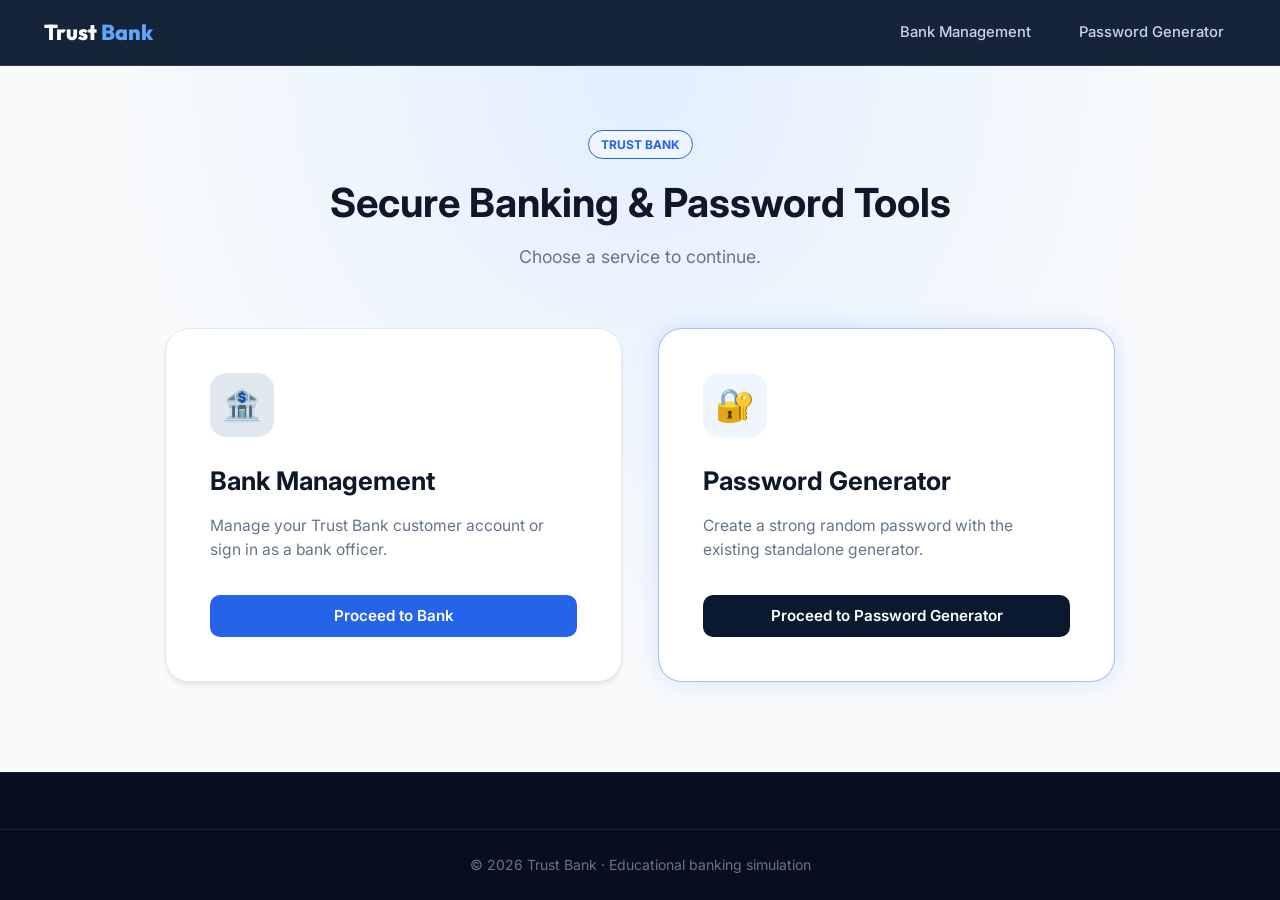
<file: bank-management-system/frontend/index.html>
<!DOCTYPE html>
<html lang="en">
<head>
    <meta charset="UTF-8">
    <meta name="viewport" content="width=device-width, initial-scale=1.0">
    <title>Trust Bank | Secure Banking & Password Tools</title>
    
    <!-- Google Fonts -->
    <link rel="preconnect" href="https://fonts.googleapis.com">
    <link rel="preconnect" href="https://fonts.gstatic.com" crossorigin>
    <link href="https://fonts.googleapis.com/css2?family=Inter:wght@300;400;500;600;700;800&family=Outfit:wght@500;600;700;800&display=swap" rel="stylesheet">
    
    <!-- CSS Stylesheet -->
    <link rel="stylesheet" href="style.css">
</head>
<body>
    <header class="navbar-header">
        <div class="nav-container">
            <a href="index.html" class="brand-logo"><span class="brand-name">Trust <span class="brand-highlight">Bank</span></span></a>
            <nav class="nav-menu" aria-label="Primary navigation">
                <a href="bank-entry.html" class="nav-link">Bank Management</a>
                <a href="password.html" class="nav-link">Password Generator</a>
            </nav>
        </div>
    </header>

    <main class="main-body home-hero feature-home">
        <div class="container">
            <div class="hero-header text-center">
                <span class="badge badge-primary-outline">TRUST BANK</span>
                <h1 class="page-title">Secure Banking &amp; Password Tools</h1>
                <p class="page-subtitle">Choose a service to continue.</p>
            </div>
            <div class="services-grid">
                <article class="service-card">
                    <div class="card-icon-header icon-navy" aria-hidden="true"><span class="large-emoji">🏦</span></div>
                    <h2 class="card-title">Bank Management</h2>
                    <p class="card-description">Manage your Trust Bank customer account or sign in as a bank officer.</p>
                    <a class="btn btn-primary btn-block" href="bank-entry.html">Proceed to Bank</a>
                </article>
                <article class="service-card card-highlight">
                    <div class="card-icon-header icon-blue" aria-hidden="true"><span class="large-emoji">🔐</span></div>
                    <h2 class="card-title">Password Generator</h2>
                    <p class="card-description">Create a strong random password with the existing standalone generator.</p>
                    <a class="btn btn-secondary btn-block" href="password.html">Proceed to Password Generator</a>
                </article>
            </div>
        </div>
    </main>
    <footer class="footer"><div class="footer-bottom text-center"><p>&copy; 2026 Trust Bank · Educational banking simulation</p></div></footer>
</body>
</html>
</file>
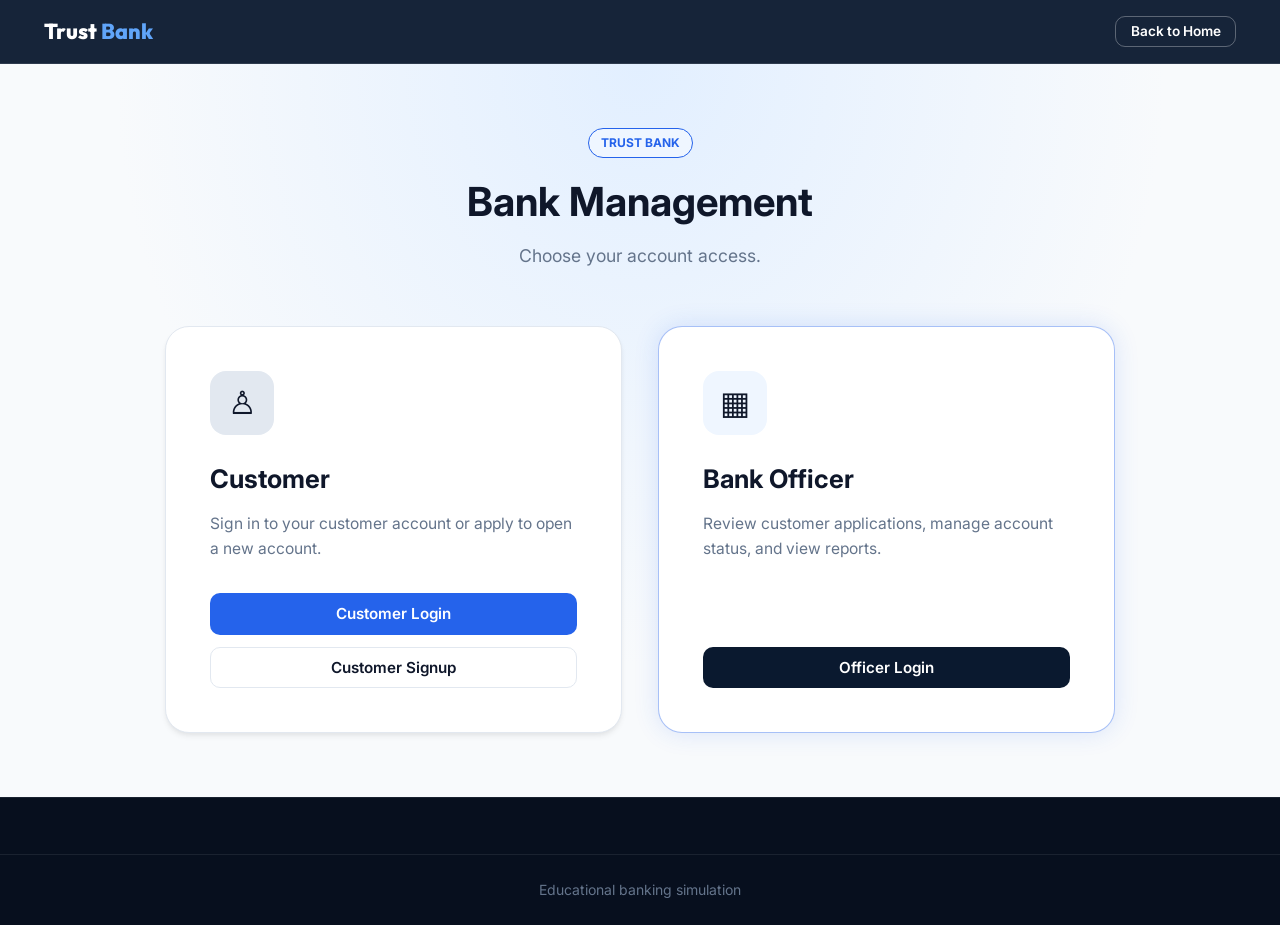
<file: bank-management-system/frontend/bank-entry.html>
<!DOCTYPE html>
<html lang="en">
<head>
    <meta charset="UTF-8">
    <meta name="viewport" content="width=device-width, initial-scale=1.0">
    <title>Trust Bank | Bank Management</title>
    <link rel="preconnect" href="https://fonts.googleapis.com">
    <link rel="preconnect" href="https://fonts.gstatic.com" crossorigin>
    <link href="https://fonts.googleapis.com/css2?family=Inter:wght@300;400;500;600;700;800&family=Outfit:wght@500;600;700;800&display=swap" rel="stylesheet">
    <link rel="stylesheet" href="style.css">
</head>
<body>
    <header class="navbar-header"><div class="nav-container">
        <a href="index.html" class="brand-logo"><span class="brand-name">Trust <span class="brand-highlight">Bank</span></span></a>
        <a href="index.html" class="btn btn-outline-light btn-sm">Back to Home</a>
    </div></header>
    <main class="main-body home-hero feature-home">
        <div class="container">
            <div class="hero-header text-center">
                <span class="badge badge-primary-outline">Trust Bank</span>
                <h1 class="page-title">Bank Management</h1>
                <p class="page-subtitle">Choose your account access.</p>
            </div>
            <div class="services-grid">
                <section class="service-card">
                    <div class="card-icon-header icon-navy" aria-hidden="true"><span class="large-emoji">♙</span></div>
                    <h2 class="card-title">Customer</h2>
                    <p class="card-description">Sign in to your customer account or apply to open a new account.</p>
                    <div class="entry-actions">
                        <a class="btn btn-primary btn-block" href="customer-auth.html">Customer Login</a>
                        <a class="btn btn-outline btn-block" href="customer-auth.html?action=signup">Customer Signup</a>
                    </div>
                </section>
                <section class="service-card card-highlight">
                    <div class="card-icon-header icon-blue" aria-hidden="true"><span class="large-emoji">▦</span></div>
                    <h2 class="card-title">Bank Officer</h2>
                    <p class="card-description">Review customer applications, manage account status, and view reports.</p>
                    <a class="btn btn-secondary btn-block" href="officer-login.html">Officer Login</a>
                </section>
            </div>
        </div>
    </main>
    <footer class="footer"><div class="footer-bottom text-center"><p>Educational banking simulation</p></div></footer>
</body>
</html>
</file>
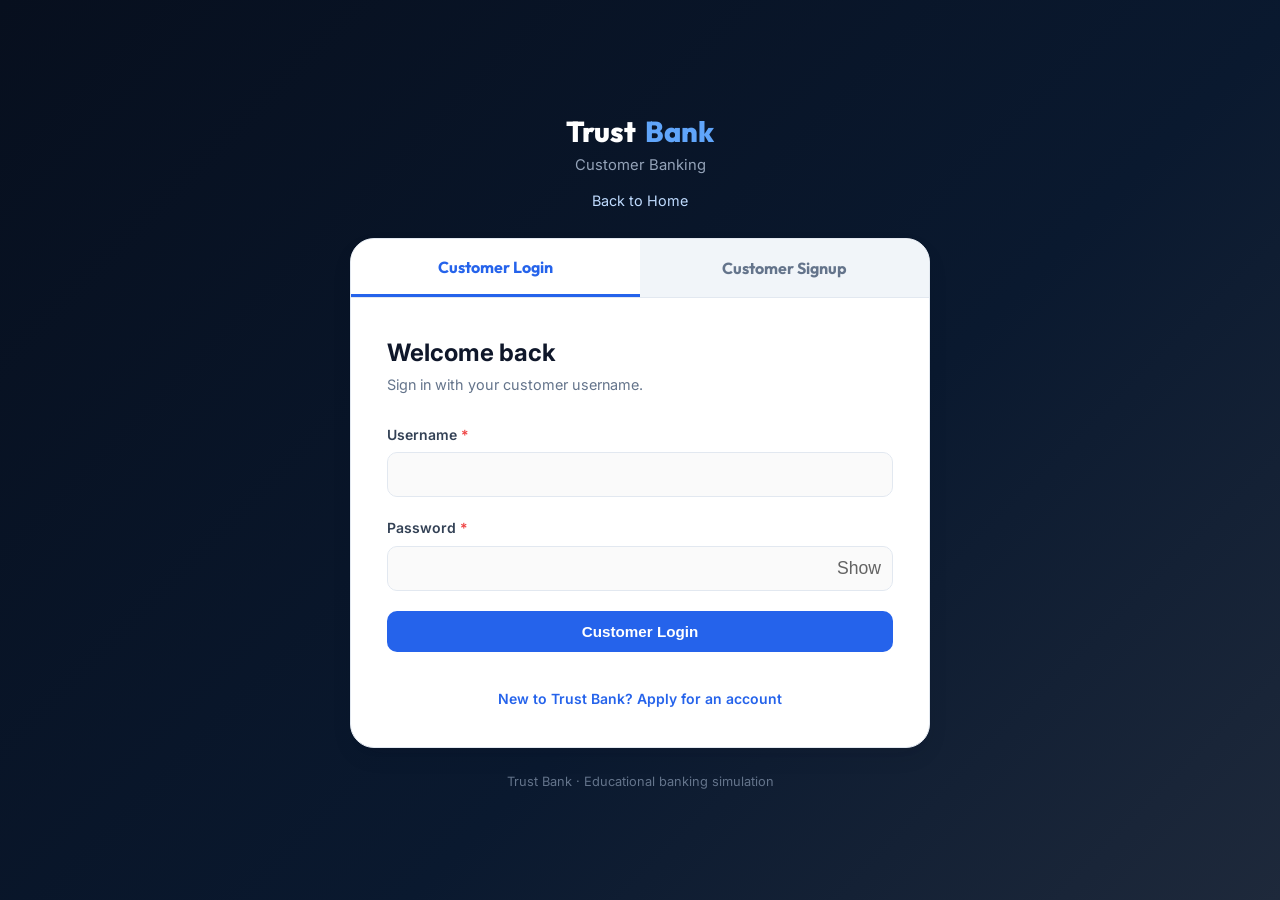
<file: bank-management-system/frontend/bank.html>
<!DOCTYPE html>
<html lang="en">
<head>
    <meta charset="UTF-8">
    <meta name="viewport" content="width=device-width, initial-scale=1.0">
    <title>Trust Bank | Customer Bank Dashboard</title>
    
    <!-- Google Fonts -->
    <link rel="preconnect" href="https://fonts.googleapis.com">
    <link rel="preconnect" href="https://fonts.gstatic.com" crossorigin>
    <link href="https://fonts.googleapis.com/css2?family=Inter:wght@300;400;500;600;700;800&family=Outfit:wght@500;600;700;800&display=swap" rel="stylesheet">
    
    <!-- CSS Stylesheet -->
    <link rel="stylesheet" href="style.css">
</head>
<body>

    <!-- Dynamic Toast Notification Container -->
    <div id="toast-container" class="toast-container" aria-live="polite"></div>

    <!-- Protected Navbar Header -->
    <header class="navbar-header">
        <div class="nav-container">
            <a href="index.html" class="brand-logo">
                <svg class="brand-icon" viewBox="0 0 24 24" fill="none" stroke="currentColor" stroke-width="2.2">
                    <path d="M12 22s8-4 8-10V5l-8-3-8 3v7c0 6 8 10 8 10z"></path>
                    <path d="m9 12 2 2 4-4"></path>
                </svg>
                <span class="brand-name">Trust <span class="brand-highlight">Bank</span></span>
            </a>

            <nav class="nav-menu">
                <a href="index.html" class="nav-link">Home</a>
                <a href="bank-entry.html" class="nav-link active">Bank Management</a>
                <a href="password.html" class="nav-link">Password Generator</a>
            </nav>

            <div class="nav-actions">
                <span class="user-greeting" id="nav-user-greeting">Welcome, Customer</span>
                <button class="btn btn-danger btn-sm" onclick="handleLogout()">Logout</button>
            </div>
        </div>
    </header>

    <!-- Main Content -->
    <main class="main-body">
        <div class="container section-padding">
            
            <!-- Dashboard Top Welcome Banner -->
            <div class="dashboard-banner">
                <div class="welcome-text">
                    <h1 id="dash-welcome">Welcome, Customer Name</h1>
                    <p>Trust Bank Customer Dashboard · Status: <span class="account-status-badge" id="dash-status">Loading</span></p>
                </div>
                <div class="dash-quick-buttons">
                    <a href="index.html" class="btn btn-outline-light btn-sm">Back to Home</a>
                    <button class="btn btn-danger-light btn-sm" onclick="handleLogout()">Logout</button>
                </div>
            </div>

            <div id="account-status-notice" class="status-notice hidden" role="status"></div>

            <!-- Account Details Grid -->
            <div class="dashboard-grid">
                <!-- Account Information Card -->
                <div class="dash-card card-primary">
                    <div class="dash-card-header">
                        <h3>Account Overview</h3>
                        <span class="account-type-badge" id="dash-account-type">Savings</span>
                    </div>

                    <div class="balance-display">
                        <span class="balance-label">Current Balance</span>
                        <div class="balance-amount" id="dash-balance">₹10,000.00</div>
                    </div>

                    <div class="dash-details">
                        <div class="detail-row">
                            <span class="detail-label">Account Number</span>
                            <span class="detail-value font-mono" id="dash-account-number">AC1000000000</span>
                        </div>
                        <div class="detail-row">
                            <span class="detail-label">Account Status</span>
                            <span class="detail-value" id="dash-status-detail">-</span>
                        </div>
                        <div class="detail-row">
                            <span class="detail-label">Currency</span>
                            <span class="detail-value">INR (₹) / USD ($)</span>
                        </div>
                    </div>
                </div>

                <!-- Customer Information Card -->
                <div class="dash-card">
                    <div class="dash-card-header">
                        <h3>Customer Information</h3>
                        <button class="btn btn-link btn-sm" onclick="showUpdateModal()">Edit Profile</button>
                    </div>

                    <div class="info-list">
                        <div class="info-item">
                            <span class="info-label">Full Name</span>
                            <span class="info-val" id="dash-fullname">-</span>
                        </div>
                        <div class="info-item">
                            <span class="info-label">Username</span>
                            <span class="info-val" id="dash-username">-</span>
                        </div>
                        <div class="info-item">
                            <span class="info-label">Email Address</span>
                            <span class="info-val" id="dash-email">-</span>
                        </div>
                        <div class="info-item">
                            <span class="info-label">Phone Number</span>
                            <span class="info-val" id="dash-phone">-</span>
                        </div>
                        <div class="info-item">
                            <span class="info-label">Date of Birth</span>
                            <span class="info-val" id="dash-dob">-</span>
                        </div>
                        <div class="info-item">
                            <span class="info-label">Residential Address</span>
                            <span class="info-val" id="dash-address">-</span>
                        </div>
                        <div class="info-item">
                            <span class="info-label">Member Since</span>
                            <span class="info-val" id="dash-created-at">-</span>
                        </div>
                    </div>
                </div>
            </div>

            <!-- Quick Action Toolbar -->
            <div class="quick-actions-bar">
                <h3>Account Actions</h3>
                <div class="actions-group">
                    <button class="btn btn-primary" onclick="showUpdateModal()">
                        ✏️ Update Profile
                    </button>
                    <button class="btn btn-secondary" onclick="showPasswordModal()">Change Password</button>
                    <a href="password.html" class="btn btn-secondary">
                        🔐 Password Generator
                    </a>
                    <a href="index.html" class="btn btn-outline">
                        Back to Home
                    </a>
                    <button class="btn btn-danger-outline" onclick="showDeleteConfirmationModal()">
                        🗑️ Delete Account
                    </button>
                    <button class="btn btn-danger" onclick="handleLogout()">
                        🚪 Logout
                    </button>
                </div>
            </div>

            <section class="transaction-workspace" aria-label="Banking operations">
                <article class="dash-card transaction-form-card">
                    <h3>Deposit</h3>
                    <form id="deposit-form" class="form-stack" onsubmit="submitBankTransaction(event, 'deposit')">
                        <div class="form-group"><label for="deposit-amount">Amount</label><input id="deposit-amount" type="number" min="0.01" step="0.01" required></div>
                        <div class="form-group"><label for="deposit-description">Description</label><input id="deposit-description" maxlength="500"></div>
                        <button class="btn btn-primary" type="submit">Deposit</button>
                    </form>
                </article>
                <article class="dash-card transaction-form-card">
                    <h3>Withdraw</h3>
                    <form id="withdraw-form" class="form-stack" onsubmit="submitBankTransaction(event, 'withdraw')">
                        <div class="form-group"><label for="withdraw-amount">Amount</label><input id="withdraw-amount" type="number" min="0.01" step="0.01" required></div>
                        <div class="form-group"><label for="withdraw-description">Description</label><input id="withdraw-description" maxlength="500"></div>
                        <button class="btn btn-primary" type="submit">Withdraw</button>
                    </form>
                </article>
                <article class="dash-card transaction-form-card">
                    <h3>Transfer Money</h3>
                    <form id="transfer-form" class="form-stack" onsubmit="submitBankTransaction(event, 'transfer')">
                        <div class="form-group"><label for="transfer-recipient">Recipient Account Number</label><input id="transfer-recipient" required maxlength="100"></div>
                        <div class="form-group"><label for="transfer-amount">Amount</label><input id="transfer-amount" type="number" min="0.01" step="0.01" required></div>
                        <div class="form-group"><label for="transfer-description">Description</label><input id="transfer-description" maxlength="500"></div>
                        <button class="btn btn-primary" type="submit">Transfer</button>
                    </form>
                </article>
            </section>

            <section class="dash-card transaction-history" aria-labelledby="transaction-history-title">
                <div class="dash-card-header history-heading">
                    <h3 id="transaction-history-title">Transaction History</h3>
                    <label class="history-filter">Type
                        <select id="transaction-filter" onchange="loadCustomerTransactions()">
                            <option value="">All transactions</option>
                            <option value="DEPOSIT">Deposits</option>
                            <option value="WITHDRAWAL">Withdrawals</option>
                            <option value="TRANSFER">Transfers</option>
                        </select>
                    </label>
                </div>
                <div class="table-scroll"><table class="data-table"><thead><tr><th>ID</th><th>Type</th><th>Amount</th><th>Before</th><th>After</th><th>Sender</th><th>Recipient</th><th>Description</th><th>Date</th><th>Status</th></tr></thead><tbody id="customer-transactions"><tr><td colspan="10">Loading transactions…</td></tr></tbody></table></div>
            </section>

            <!-- Update Profile Modal -->
            <div id="update-modal" class="modal-backdrop hidden">
                <div class="modal-card">
                    <div class="modal-header">
                        <h3>Update Customer Profile</h3>
                        <button class="modal-close-btn" onclick="hideUpdateModal()">&times;</button>
                    </div>
                    <p class="modal-subtitle">You can update your contact information. Account Number, Balance, Username, and Password Hash cannot be modified.</p>
                    
                    <form id="update-profile-form" onsubmit="handleProfileUpdateSubmit(event)" class="form-grid">
                        <div class="form-group span-2">
                            <label for="update-fullname">Full Name <span class="required">*</span></label>
                            <input type="text" id="update-fullname" required>
                        </div>

                        <div class="form-group">
                            <label for="update-email">Email Address <span class="required">*</span></label>
                            <input type="email" id="update-email" required>
                        </div>

                        <div class="form-group">
                            <label for="update-phone">Phone Number <span class="required">*</span></label>
                            <input type="tel" id="update-phone" required>
                        </div>

                        <div class="form-group span-2">
                            <label for="update-address">Residential Address <span class="required">*</span></label>
                            <input type="text" id="update-address" required>
                        </div>

                        <div class="form-actions span-2">
                            <button type="submit" class="btn btn-primary">Save Changes</button>
                            <button type="button" class="btn btn-secondary" onclick="hideUpdateModal()">Cancel</button>
                        </div>
                    </form>
                </div>
            </div>

            <!-- Delete Account Confirmation Modal -->
            <div id="delete-modal" class="modal-backdrop hidden">
                <div class="modal-card modal-danger-card">
                    <div class="modal-header">
                        <h3 class="text-danger">Confirm Account Deletion</h3>
                        <button class="modal-close-btn" onclick="hideDeleteConfirmationModal()">&times;</button>
                    </div>
                    <p class="modal-body-text">
                        Are you sure you want to delete your bank account?
                        <br><br>
                        <strong>This action cannot be undone.</strong> Your customer profile, balance history, and account records will be permanently removed from MySQL.
                    </p>

                    <div class="modal-actions">
                        <button class="btn btn-secondary" onclick="hideDeleteConfirmationModal()">Cancel</button>
                        <button class="btn btn-danger" onclick="confirmDeleteAccount()">Delete Account</button>
                    </div>
                </div>
            </div>

            <div id="password-modal" class="modal-backdrop hidden">
                <div class="modal-card">
                    <div class="modal-header"><h3>Change Password</h3><button class="modal-close-btn" type="button" onclick="hidePasswordModal()">&times;</button></div>
                    <form id="change-password-form" onsubmit="handlePasswordChange(event)" class="form-stack">
                        <div class="form-group"><label for="current-password">Current Password</label><input type="password" id="current-password" autocomplete="current-password" required></div>
                        <div class="form-group"><label for="new-password">New Password</label><input type="password" id="new-password" autocomplete="new-password" minlength="8" required></div>
                        <div class="form-group"><label for="confirm-new-password">Confirm New Password</label><input type="password" id="confirm-new-password" autocomplete="new-password" minlength="8" required></div>
                        <div class="form-actions"><button class="btn btn-primary" type="submit">Save Password</button><button class="btn btn-secondary" type="button" onclick="hidePasswordModal()">Cancel</button></div>
                    </form>
                </div>
            </div>

        </div>
    </main>

    <!-- Footer -->
    <footer class="footer">
        <div class="container footer-bottom text-center">
            <p>&copy; 2026 Trust Bank Management System. Java 21 + Spring Data JPA + MySQL 8.</p>
        </div>
    </footer>

    <!-- Scripts -->
    <script src="script.js"></script>
    <script src="bank.js"></script>
</body>
</html>
</file>
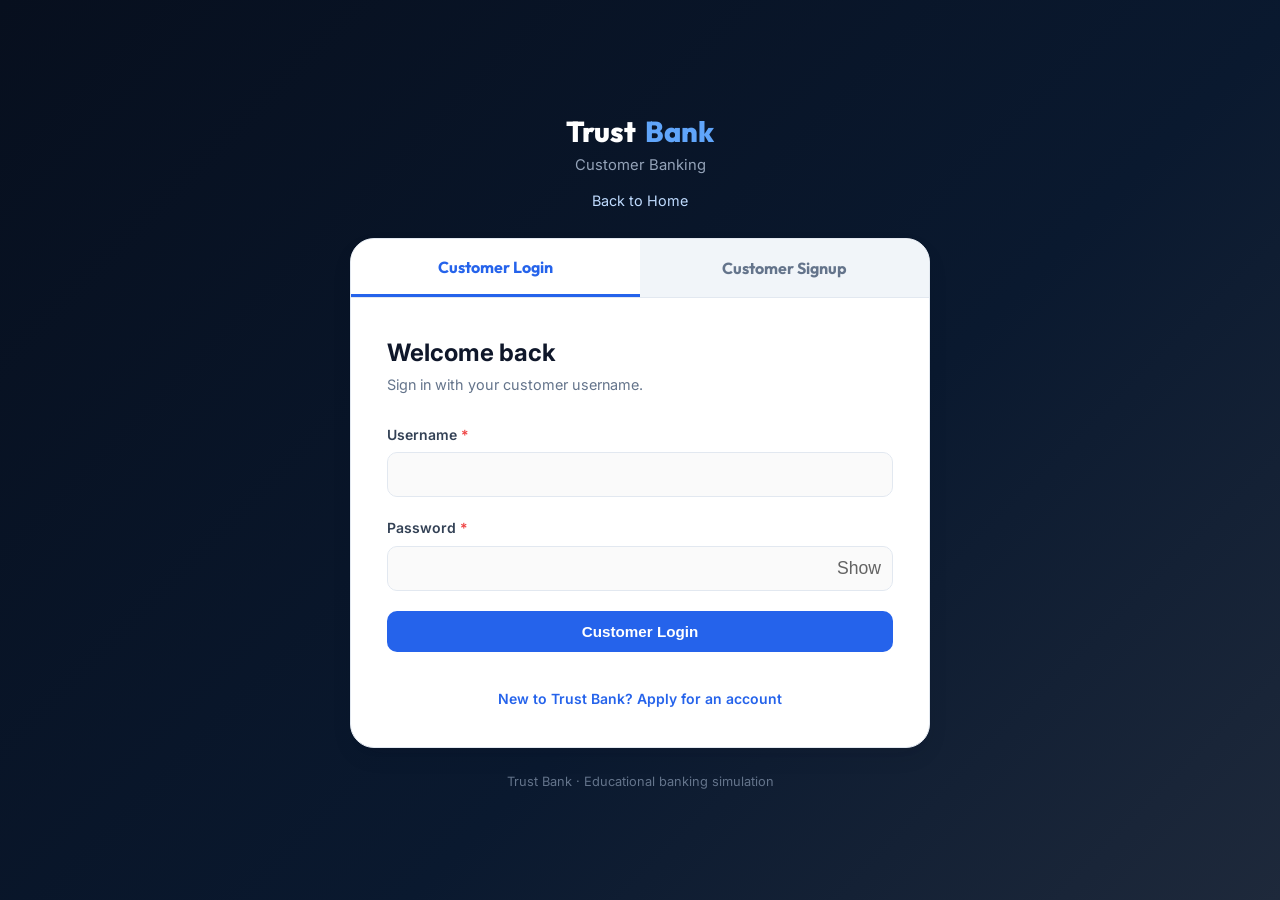
<file: bank-management-system/frontend/customer-auth.html>
<!DOCTYPE html>
<html lang="en">
<head>
    <meta charset="UTF-8">
    <meta name="viewport" content="width=device-width, initial-scale=1.0">
    <title>Trust Bank | Customer Access</title>
    <link rel="preconnect" href="https://fonts.googleapis.com">
    <link rel="preconnect" href="https://fonts.gstatic.com" crossorigin>
    <link href="https://fonts.googleapis.com/css2?family=Inter:wght@300;400;500;600;700;800&family=Outfit:wght@500;600;700;800&display=swap" rel="stylesheet">
    <link rel="stylesheet" href="style.css">
</head>
<body class="auth-page">
    <div id="toast-container" class="toast-container" aria-live="polite"></div>
    <main class="auth-container">
        <div class="auth-brand">
            <a href="index.html" class="brand-logo auth-home-link">Trust <span class="brand-highlight">Bank</span></a>
            <p>Customer Banking</p>
            <a href="index.html" class="auth-back-link">Back to Home</a>
        </div>
        <div class="auth-card">
            <div class="auth-tabs">
                <button class="tab-btn active" id="tab-login" type="button" onclick="switchAuthTab('login')">Customer Login</button>
                <button class="tab-btn" id="tab-signup" type="button" onclick="switchAuthTab('signup')">Customer Signup</button>
            </div>
            <section id="form-login-container" class="auth-form-wrapper">
                <div class="form-header"><h1>Welcome back</h1><p>Sign in with your customer username.</p></div>
                <div id="login-status-note" class="status-notice hidden" role="status"></div>
                <form id="login-form" onsubmit="handleLogin(event)" class="form-stack">
                    <div class="form-group"><label for="login-username">Username <span class="required">*</span></label><input id="login-username" name="username" autocomplete="username" required></div>
                    <div class="form-group"><label for="login-password">Password <span class="required">*</span></label><div class="input-password-wrapper"><input type="password" id="login-password" autocomplete="current-password" required><button type="button" class="btn-toggle-pass" aria-label="Show password" onclick="togglePasswordVisibility('login-password')">Show</button></div></div>
                    <button type="submit" class="btn btn-primary btn-block" id="btn-login-submit">Customer Login</button>
                    <p class="form-links"><a href="javascript:void(0)" onclick="switchAuthTab('signup')">New to Trust Bank? Apply for an account</a></p>
                </form>
            </section>
            <section id="form-signup-container" class="auth-form-wrapper hidden">
                <div class="form-header"><h2>Open a customer account</h2><p>Applications start pending and need officer approval.</p></div>
                <div id="signup-success-note" class="status-notice hidden" role="status">Your account is pending bank officer approval.</div>
                <form id="signup-form" onsubmit="handleSignup(event)" class="form-grid">
                    <div class="form-group span-2"><label for="signup-fullname">Full Name <span class="required">*</span></label><input id="signup-fullname" maxlength="255" required></div>
                    <div class="form-group"><label for="signup-email">Email <span class="required">*</span></label><input type="email" id="signup-email" autocomplete="email" required></div>
                    <div class="form-group"><label for="signup-phone">Phone Number <span class="required">*</span></label><input type="tel" id="signup-phone" autocomplete="tel" required></div>
                    <div class="form-group"><label for="signup-dob">Date of Birth <span class="required">*</span></label><input type="date" id="signup-dob" required></div>
                    <div class="form-group"><label for="signup-account-type">Account Type</label><select id="signup-account-type"><option value="Savings">Savings</option><option value="Current">Current</option></select></div>
                    <div class="form-group span-2"><label for="signup-address">Address <span class="required">*</span></label><input id="signup-address" autocomplete="street-address" required></div>
                    <div class="form-group span-2"><label for="signup-username">Username <span class="required">*</span></label><input id="signup-username" minlength="3" maxlength="30" autocomplete="username" required></div>
                    <div class="form-group"><label for="signup-password">Password <span class="required">*</span></label><div class="input-password-wrapper"><input type="password" id="signup-password" minlength="8" autocomplete="new-password" required><button type="button" class="btn-toggle-pass" aria-label="Show password" onclick="togglePasswordVisibility('signup-password')">Show</button></div></div>
                    <div class="form-group"><label for="signup-confirm-password">Confirm Password <span class="required">*</span></label><div class="input-password-wrapper"><input type="password" id="signup-confirm-password" minlength="8" autocomplete="new-password" required><button type="button" class="btn-toggle-pass" aria-label="Show password" onclick="togglePasswordVisibility('signup-confirm-password')">Show</button></div></div>
                    <div class="form-actions span-2">
                        <button type="submit" class="btn btn-primary" id="btn-signup-submit">Submit Application</button>
                        <button type="button" class="btn btn-secondary" onclick="openPasswordGenerator()">Generate Strong Password</button>
                    </div>
                    <p class="form-links span-2"><a href="javascript:void(0)" onclick="switchAuthTab('login')">Already have an account? Sign in</a></p>
                </form>
            </section>
        </div>
        <p class="auth-footer">Trust Bank · Educational banking simulation</p>
    </main>
    <script src="script.js"></script>
</body>
</html>
</file>
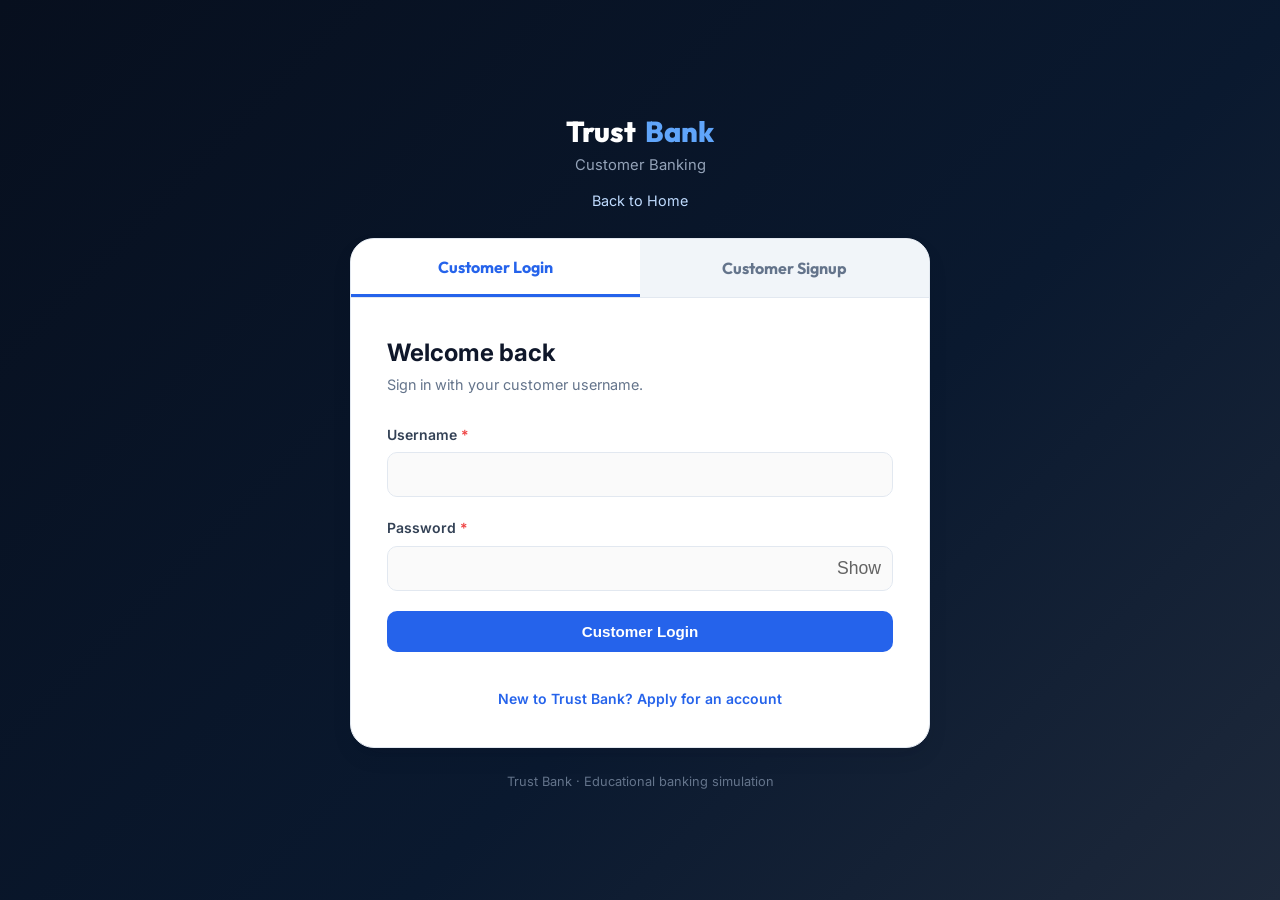
<file: bank-management-system/frontend/home.html>
<!DOCTYPE html>
<html lang="en">
<head>
    <meta charset="UTF-8">
    <meta name="viewport" content="width=device-width, initial-scale=1.0">
    <title>Trust Bank | Service Dashboard</title>
    
    <!-- Google Fonts -->
    <link rel="preconnect" href="https://fonts.googleapis.com">
    <link rel="preconnect" href="https://fonts.gstatic.com" crossorigin>
    <link href="https://fonts.googleapis.com/css2?family=Inter:wght@300;400;500;600;700;800&family=Outfit:wght@500;600;700;800&display=swap" rel="stylesheet">
    
    <!-- CSS Stylesheet -->
    <link rel="stylesheet" href="style.css">
</head>
<body>

    <!-- Dynamic Toast Notification Container -->
    <div id="toast-container" class="toast-container" aria-live="polite"></div>

    <!-- Protected Header -->
    <header class="navbar-header">
        <div class="nav-container">
            <a href="index.html" class="brand-logo">
                <svg class="brand-icon" viewBox="0 0 24 24" fill="none" stroke="currentColor" stroke-width="2.2">
                    <path d="M12 22s8-4 8-10V5l-8-3-8 3v7c0 6 8 10 8 10z"></path>
                    <path d="m9 12 2 2 4-4"></path>
                </svg>
                <span class="brand-name">Trust <span class="brand-highlight">Bank</span></span>
            </a>

            <nav class="nav-menu">
                <a href="index.html" class="nav-link active">Home</a>
                <a href="bank-entry.html" class="nav-link">Bank Management</a>
                <a href="password.html" class="nav-link">Password Generator</a>
            </nav>

            <div class="nav-actions">
                <span class="user-greeting" id="nav-user-greeting">Welcome, Customer</span>
                <button class="btn btn-danger btn-sm" onclick="handleLogout()">Logout</button>
            </div>
        </div>
    </header>

    <!-- Main Content -->
    <main class="main-body">
        <section class="home-hero">
            <div class="container">
                <div class="hero-header text-center">
                    <span class="badge badge-primary-outline">Authenticated Portal</span>
                    <h1 class="page-title">Choose a Service</h1>
                    <p class="page-subtitle">Select an enterprise module below to proceed with your session.</p>
                </div>

                <!-- Two Major Service Cards -->
                <div class="services-grid">
                    <!-- Module 1: Bank Management Card -->
                    <div class="service-card">
                        <div class="card-icon-header icon-navy">
                            <span class="large-emoji">🏦</span>
                        </div>
                        <h2 class="card-title">Bank Management</h2>
                        <p class="card-description">
                            View your account details, real-time balance, personal profile information, update contact records, or manage account deletion.
                        </p>
                        <a href="bank-entry.html" class="btn btn-primary btn-block">
                            Open Bank &rarr;
                        </a>
                    </div>

                    <!-- Module 2: Smart Password Generator Card -->
                    <div class="service-card card-highlight">
                        <div class="card-icon-header icon-blue">
                            <span class="large-emoji">🔐</span>
                        </div>
                        <h2 class="card-title">Smart Password Generator</h2>
                        <p class="card-description">
                            Generate secure, strong, cryptographically randomized passwords instantly using client-side Web Crypto API with live strength analysis.
                        </p>
                        <a href="password.html" class="btn btn-secondary btn-block">
                            Open Password Generator &rarr;
                        </a>
                    </div>
                </div>
            </div>
        </section>
    </main>

    <!-- Footer -->
    <footer class="footer">
        <div class="container footer-container">
            <div class="footer-brand">
                <a href="index.html" class="brand-logo">
                    <svg class="brand-icon" viewBox="0 0 24 24" fill="none" stroke="currentColor" stroke-width="2">
                        <path d="M12 22s8-4 8-10V5l-8-3-8 3v7c0 6 8 10 8 10z"></path>
                    </svg>
                    <span>Trust Bank</span>
                </a>
                <p>Enterprise Bank Management & Cryptographic Security Platform.</p>
            </div>

            <div class="footer-links">
                <h4>Modules</h4>
                <a href="index.html">Home</a>
                <a href="bank-entry.html">Bank Management</a>
                <a href="password.html">Password Generator</a>
            </div>
        </div>
        <div class="footer-bottom">
            <p>&copy; 2026 Trust Bank Management System. Java 21 & Spring Boot Application.</p>
        </div>
    </footer>

    <!-- Shared Script -->
    <script src="script.js"></script>
    <script>
        // Auth Guard check for protected page
        document.addEventListener('DOMContentLoaded', () => {
            const user = checkAuthGuard();
            if (user) {
                document.getElementById('nav-user-greeting').textContent = `Welcome, ${user.fullName}`;
            }
        });
    </script>
</body>
</html>
</file>
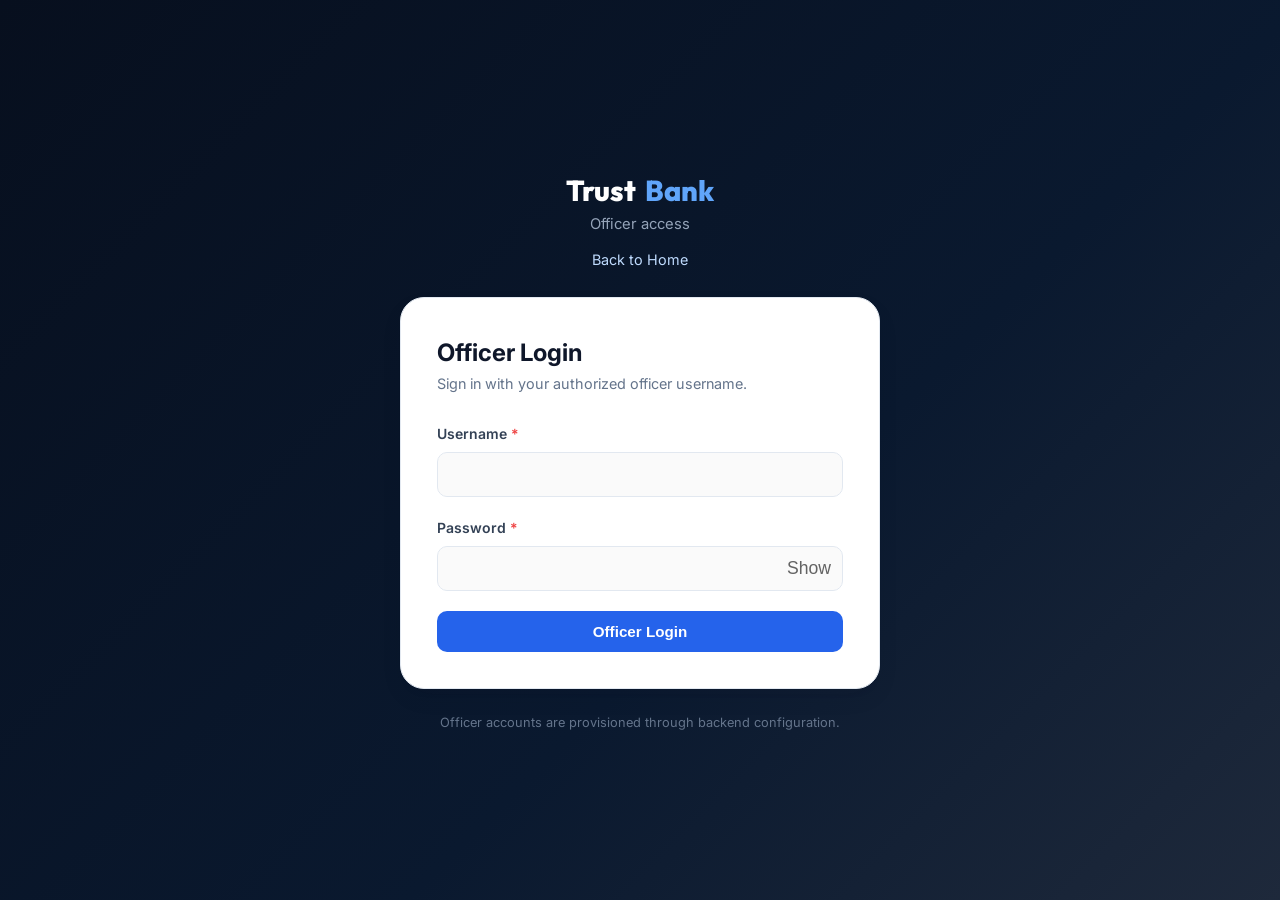
<file: bank-management-system/frontend/officer-dashboard.html>
<!DOCTYPE html>
<html lang="en">
<head>
    <meta charset="UTF-8">
    <meta name="viewport" content="width=device-width, initial-scale=1.0">
    <title>Trust Bank | Officer Dashboard</title>
    <link rel="preconnect" href="https://fonts.googleapis.com">
    <link rel="preconnect" href="https://fonts.gstatic.com" crossorigin>
    <link href="https://fonts.googleapis.com/css2?family=Inter:wght@300;400;500;600;700;800&family=Outfit:wght@500;600;700;800&display=swap" rel="stylesheet">
    <link rel="stylesheet" href="style.css">
</head>
<body>
    <div id="toast-container" class="toast-container" aria-live="polite"></div>
    <header class="navbar-header">
        <div class="nav-container">
            <a href="index.html" class="brand-logo"><span class="brand-name">Trust <span class="brand-highlight">Bank</span></span></a>
            <nav class="nav-menu" aria-label="Officer navigation">
                <button class="nav-link officer-nav-link active" data-view="dashboard" onclick="setOfficerView('dashboard')">Dashboard</button>
                <button class="nav-link officer-nav-link" data-view="customers" onclick="setOfficerView('customers')">Customers</button>
                <button class="nav-link officer-nav-link" data-view="pending" onclick="setOfficerView('pending')">Pending Accounts</button>
                <button class="nav-link officer-nav-link" data-view="transactions" onclick="setOfficerView('transactions')">Transactions</button>
                <button class="nav-link officer-nav-link" data-view="reports" onclick="setOfficerView('reports')">Reports</button>
            </nav>
            <div class="nav-actions"><span class="user-greeting" id="officer-greeting">Officer</span><button class="btn btn-danger btn-sm" onclick="handleLogout()">Logout</button></div>
        </div>
    </header>

    <main class="container officer-main">
        <div class="dashboard-banner">
            <div class="welcome-text"><h1>Trust Bank — Officer Dashboard</h1><p>Customer applications, account status, and activity</p></div>
            <a href="index.html" class="btn btn-outline-light btn-sm">Back to Home</a>
        </div>

        <section id="view-dashboard" class="officer-view">
            <div id="officer-stats" class="officer-stats"></div>
            <article class="dash-card"><div class="dash-card-header"><h2>Review Queue</h2><button class="btn btn-link" onclick="setOfficerView('pending')">View pending accounts</button></div><div class="table-scroll"><table class="data-table"><thead><tr><th>Customer</th><th>Email</th><th>Account</th><th>Created</th><th>Actions</th></tr></thead><tbody id="dashboard-pending"><tr><td colspan="5">Loading…</td></tr></tbody></table></div></article>
        </section>

        <section id="view-customers" class="officer-view hidden">
            <h2>Customers</h2>
            <div class="officer-toolbar">
                <label class="toolbar-control">Search <input id="customer-search" type="search" placeholder="Name, email, phone, account" oninput="loadOfficerCustomers()"></label>
                <label class="toolbar-control">Status <select id="customer-status-filter" onchange="loadOfficerCustomers()"><option value="">All statuses</option><option>PENDING</option><option>ACTIVE</option><option>BLOCKED</option><option>REJECTED</option></select></label>
            </div>
            <article class="dash-card"><div class="table-scroll"><table class="data-table"><thead><tr><th>ID</th><th>Full Name</th><th>Email</th><th>Phone</th><th>Account Number</th><th>Type</th><th>Status</th><th>Balance</th><th>Created</th><th>Actions</th></tr></thead><tbody id="officer-customers"><tr><td colspan="10">Loading…</td></tr></tbody></table></div></article>
        </section>

        <section id="view-pending" class="officer-view hidden">
            <h2>Pending Accounts</h2>
            <p class="page-subtitle">Review each application before enabling account activity.</p>
            <article class="dash-card"><div class="table-scroll"><table class="data-table"><thead><tr><th>ID</th><th>Full Name</th><th>Email</th><th>Phone</th><th>Account Type</th><th>Account Number</th><th>Created</th><th>Actions</th></tr></thead><tbody id="pending-customers"><tr><td colspan="8">Loading…</td></tr></tbody></table></div></article>
        </section>

        <section id="view-transactions" class="officer-view hidden">
            <h2>Transactions</h2>
            <div class="officer-toolbar">
                <label class="toolbar-control">Type <select id="transaction-type-filter" onchange="loadOfficerTransactions()"><option value="">All types</option><option value="DEPOSIT">Deposit</option><option value="WITHDRAWAL">Withdrawal</option><option value="TRANSFER">Transfer</option></select></label>
                <label class="toolbar-control">Account <input id="transaction-account-filter" type="search" placeholder="Account number" oninput="loadOfficerTransactions()"></label>
                <label class="toolbar-control">Date <input id="transaction-date-filter" type="date" onchange="loadOfficerTransactions()"></label>
            </div>
            <article class="dash-card"><div class="table-scroll"><table class="data-table"><thead><tr><th>ID</th><th>Customer</th><th>Type / Side</th><th>Amount</th><th>Sender</th><th>Recipient</th><th>Status</th><th>Date</th></tr></thead><tbody id="officer-transactions"><tr><td colspan="8">Loading…</td></tr></tbody></table></div></article>
        </section>

        <section id="view-reports" class="officer-view hidden">
            <h2>Reports</h2>
            <article class="dash-card"><div id="officer-reports" class="report-grid"></div></article>
        </section>
    </main>

    <footer class="footer"><div class="footer-bottom text-center"><p>Trust Bank · Educational banking simulation</p></div></footer>
    <script src="script.js"></script>
    <script src="officer.js"></script>
</body>
</html>
</file>
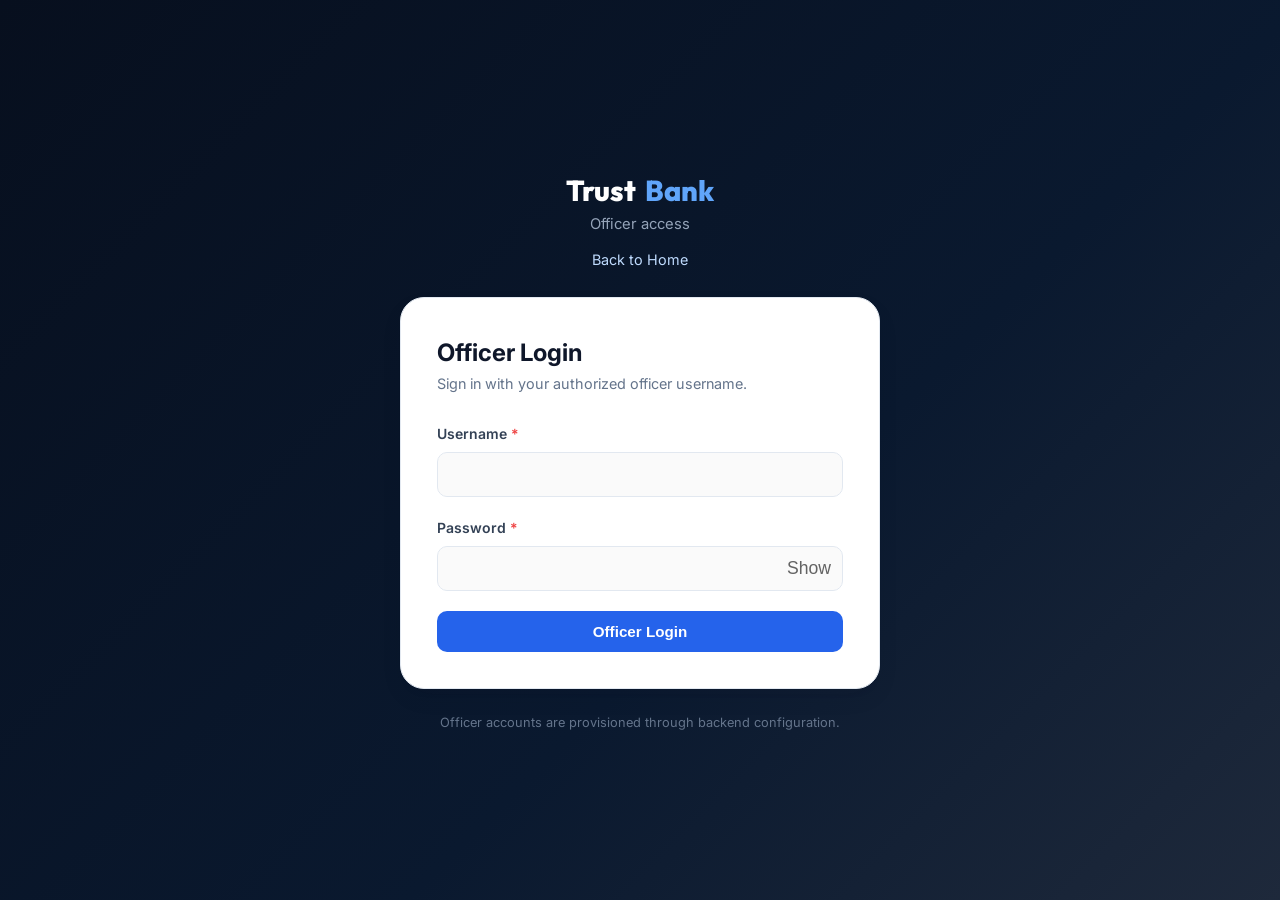
<file: bank-management-system/frontend/officer-login.html>
<!DOCTYPE html>
<html lang="en">
<head>
    <meta charset="UTF-8">
    <meta name="viewport" content="width=device-width, initial-scale=1.0">
    <title>Trust Bank | Officer Login</title>
    <link rel="preconnect" href="https://fonts.googleapis.com">
    <link rel="preconnect" href="https://fonts.gstatic.com" crossorigin>
    <link href="https://fonts.googleapis.com/css2?family=Inter:wght@300;400;500;600;700;800&family=Outfit:wght@500;600;700;800&display=swap" rel="stylesheet">
    <link rel="stylesheet" href="style.css">
</head>
<body class="auth-page">
    <div id="toast-container" class="toast-container" aria-live="polite"></div>
    <main class="auth-container officer-auth">
        <div class="auth-brand">
            <a href="index.html" class="brand-logo auth-home-link">Trust <span class="brand-highlight">Bank</span></a>
            <p>Officer access</p>
            <a href="index.html" class="auth-back-link">Back to Home</a>
        </div>
        <section class="auth-card auth-form-wrapper">
            <div class="form-header"><h1>Officer Login</h1><p>Sign in with your authorized officer username.</p></div>
            <form id="officer-login-form" onsubmit="handleOfficerLogin(event)" class="form-stack">
                <div class="form-group"><label for="officer-username">Username <span class="required">*</span></label><input id="officer-username" autocomplete="username" required></div>
                <div class="form-group"><label for="officer-password">Password <span class="required">*</span></label><div class="input-password-wrapper"><input type="password" id="officer-password" autocomplete="current-password" required><button type="button" class="btn-toggle-pass" aria-label="Show password" onclick="togglePasswordVisibility('officer-password')">Show</button></div></div>
                <button type="submit" class="btn btn-primary btn-block" id="btn-officer-login">Officer Login</button>
            </form>
        </section>
        <p class="auth-footer">Officer accounts are provisioned through backend configuration.</p>
    </main>
    <script src="script.js"></script>
</body>
</html>
</file>
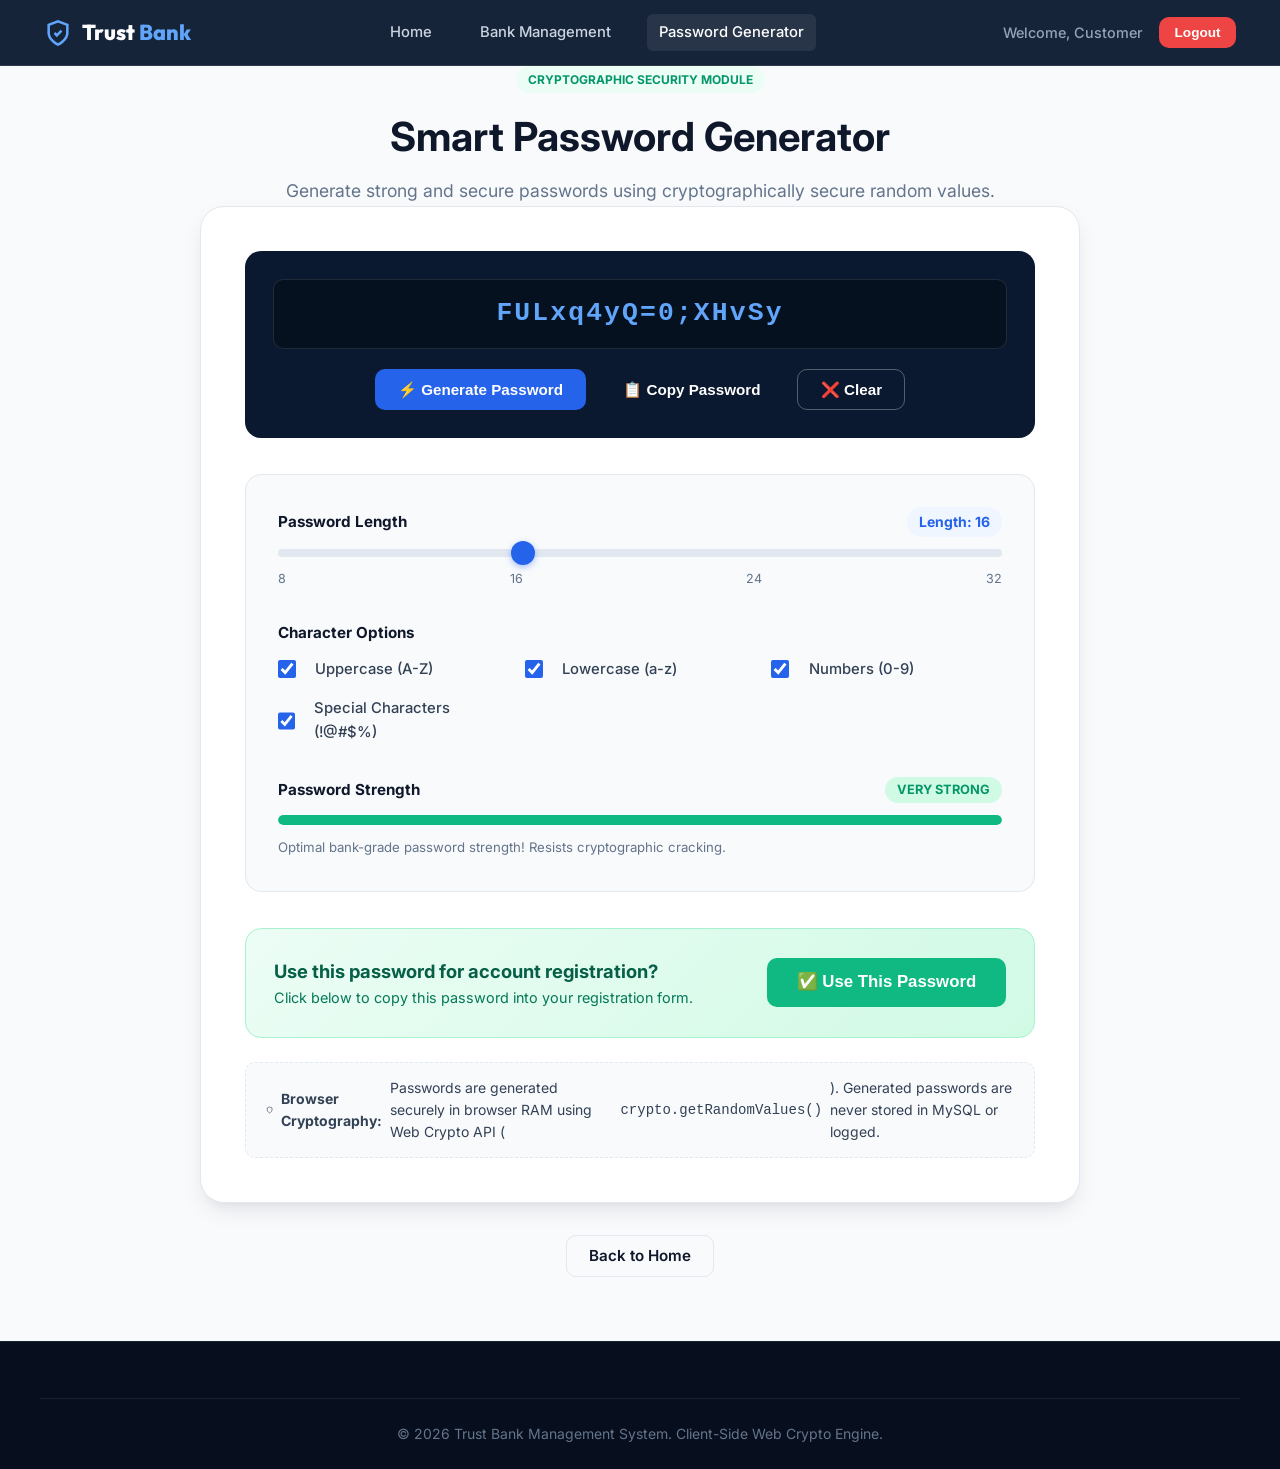
<file: bank-management-system/frontend/password.html>
<!DOCTYPE html>
<html lang="en">
<head>
    <meta charset="UTF-8">
    <meta name="viewport" content="width=device-width, initial-scale=1.0">
    <title>Trust Bank | Smart Password Generator</title>
    
    <!-- Google Fonts -->
    <link rel="preconnect" href="https://fonts.googleapis.com">
    <link rel="preconnect" href="https://fonts.gstatic.com" crossorigin>
    <link href="https://fonts.googleapis.com/css2?family=Inter:wght@300;400;500;600;700;800&family=Outfit:wght@500;600;700;800&display=swap" rel="stylesheet">
    
    <!-- CSS Stylesheet -->
    <link rel="stylesheet" href="style.css">
</head>
<body>

    <!-- Dynamic Toast Notification Container -->
    <div id="toast-container" class="toast-container" aria-live="polite"></div>

    <!-- Header Navbar -->
    <header class="navbar-header">
        <div class="nav-container">
            <a href="index.html" class="brand-logo">
                <svg class="brand-icon" viewBox="0 0 24 24" fill="none" stroke="currentColor" stroke-width="2.2">
                    <path d="M12 22s8-4 8-10V5l-8-3-8 3v7c0 6 8 10 8 10z"></path>
                    <path d="m9 12 2 2 4-4"></path>
                </svg>
                <span class="brand-name">Trust <span class="brand-highlight">Bank</span></span>
            </a>

            <nav class="nav-menu">
                <a href="index.html" class="nav-link">Home</a>
                <a href="bank-entry.html" class="nav-link">Bank Management</a>
                <a href="password.html" class="nav-link active">Password Generator</a>
            </nav>

            <div class="nav-actions">
                <span class="user-greeting" id="nav-user-greeting">Welcome, Customer</span>
                <button class="btn btn-danger btn-sm" onclick="handleLogout()">Logout</button>
            </div>
        </div>
    </header>

    <!-- Main Content -->
    <main class="main-body">
        <section class="generator-page-section">
            <div class="container">
                <div class="section-header text-center">
                    <span class="badge badge-accent">Cryptographic Security Module</span>
                    <h1 class="page-title">Smart Password Generator</h1>
                    <p class="page-subtitle">Generate strong and secure passwords using cryptographically secure random values.</p>
                </div>

                <div class="generator-card">
                    <!-- Generated Password Display Box -->
                    <div class="password-display-wrapper">
                        <div class="password-display-box" id="password-display">
                            Click "Generate Password" Below
                        </div>

                        <div class="display-actions">
                            <button class="btn btn-primary" onclick="generatePassword()">
                                ⚡ Generate Password
                            </button>
                            <button class="btn btn-secondary" onclick="copyPasswordToClipboard()">
                                📋 Copy Password
                            </button>
                            <button class="btn btn-outline-light" onclick="clearGeneratedPassword()">
                                ❌ Clear
                            </button>
                        </div>
                    </div>

                    <!-- Generator Controls -->
                    <div class="generator-controls">
                        <!-- Password Length Slider -->
                        <div class="control-group">
                            <div class="control-header">
                                <label for="pass-length-slider">Password Length</label>
                                <span class="length-badge" id="pass-length-val">Length: 16</span>
                            </div>
                            <input type="range" id="pass-length-slider" min="8" max="32" value="16" oninput="onLengthChange(this.value)">
                            <div class="range-labels">
                                <span>8</span>
                                <span>16</span>
                                <span>24</span>
                                <span>32</span>
                            </div>
                        </div>

                        <!-- Character Options -->
                        <div class="control-group">
                            <label class="control-label">Character Options</label>
                            <div class="checkbox-grid">
                                <label class="checkbox-container">
                                    <input type="checkbox" id="chk-uppercase" checked onchange="updateGeneratorOptions()">
                                    <span class="checkmark"></span>
                                    Uppercase (A-Z)
                                </label>
                                <label class="checkbox-container">
                                    <input type="checkbox" id="chk-lowercase" checked onchange="updateGeneratorOptions()">
                                    <span class="checkmark"></span>
                                    Lowercase (a-z)
                                </label>
                                <label class="checkbox-container">
                                    <input type="checkbox" id="chk-numbers" checked onchange="updateGeneratorOptions()">
                                    <span class="checkmark"></span>
                                    Numbers (0-9)
                                </label>
                                <label class="checkbox-container">
                                    <input type="checkbox" id="chk-special" checked onchange="updateGeneratorOptions()">
                                    <span class="checkmark"></span>
                                    Special Characters (!@#$%)
                                </label>
                            </div>
                        </div>

                        <!-- Password Strength Meter -->
                        <div class="control-group strength-group">
                            <div class="strength-header">
                                <span class="control-label">Password Strength</span>
                                <span class="strength-status-badge badge-weak" id="strength-badge">Medium</span>
                            </div>
                            <div class="strength-meter-bar">
                                <div class="strength-meter-fill" id="strength-meter-fill"></div>
                            </div>
                            <small class="strength-hint" id="strength-hint">Calculated based on length and character set diversity.</small>
                        </div>
                    </div>

                    <!-- Integration Action Box -->
                    <div class="use-password-cta">
                        <div class="cta-text">
                            <h4>Use this password for account registration?</h4>
                            <p>Click below to copy this password into your registration form.</p>
                        </div>
                        <button class="btn btn-success btn-lg" onclick="usePasswordForRegistration()">
                            ✅ Use This Password
                        </button>
                    </div>

                    <div class="security-guarantee font-sm">
                        <svg width="16" height="16" viewBox="0 0 24 24" fill="none" stroke="currentColor" stroke-width="2">
                            <path d="M12 22s8-4 8-10V5l-8-3-8 3v7c0 6 8 10 8 10z"></path>
                        </svg>
                        <strong>Browser Cryptography:</strong> Passwords are generated securely in browser RAM using Web Crypto API (<code>crypto.getRandomValues()</code>). Generated passwords are never stored in MySQL or logged.
                    </div>
                </div>

                <div class="text-center margin-top-lg">
                    <a href="index.html" class="btn btn-outline">Back to Home</a>
                </div>
            </div>
        </section>
    </main>

    <!-- Footer -->
    <footer class="footer">
        <div class="container footer-bottom text-center">
            <p>&copy; 2026 Trust Bank Management System. Client-Side Web Crypto Engine.</p>
        </div>
    </footer>

    <!-- Scripts -->
    <script src="script.js"></script>
    <script src="password.js"></script>
</body>
</html>
</file>
<file: bank-management-system/frontend/style.css>
/* ==========================================================================
   Trust Bank - Professional Multi-Page Architecture Stylesheet
   Colors: Navy, Dark Blue, Blue Accent, White, Light Gray
   ========================================================================== */

/* Design Tokens & CSS Variables */
:root {
    --color-navy: #0a192f;
    --color-navy-dark: #070f1e;
    --color-dark-blue: #1e293b;
    --color-slate: #334155;
    --color-blue-accent: #2563eb;
    --color-blue-hover: #1d4ed8;
    --color-blue-light: #eff6ff;
    --color-blue-glow: rgba(37, 99, 235, 0.25);
    
    --color-light-bg: #f8fafc;
    --color-card-bg: #ffffff;
    --color-border: #e2e8f0;
    --color-text-main: #0f172a;
    --color-text-muted: #64748b;
    --color-white: #ffffff;

    --color-success: #10b981;
    --color-success-bg: #ecfdf5;
    --color-warning: #f59e0b;
    --color-danger: #ef4444;
    --color-danger-bg: #fef2f2;

    --font-primary: 'Inter', -apple-system, BlinkMacSystemFont, "Segoe UI", Roboto, sans-serif;
    --font-heading: 'Outfit', 'Inter', sans-serif;

    --radius-sm: 6px;
    --radius-md: 10px;
    --radius-lg: 16px;
    --radius-xl: 24px;

    --shadow-sm: 0 1px 2px 0 rgba(0, 0, 0, 0.05);
    --shadow-md: 0 4px 6px -1px rgba(0, 0, 0, 0.07), 0 2px 4px -1px rgba(0, 0, 0, 0.04);
    --shadow-lg: 0 10px 25px -5px rgba(15, 23, 42, 0.1), 0 8px 10px -6px rgba(15, 23, 42, 0.05);
    --shadow-glow: 0 0 25px rgba(37, 99, 235, 0.15);

    --transition-fast: 0.18s ease;
    --transition-normal: 0.3s ease;
}

/* Reset & Global Base Styles */
* {
    margin: 0;
    padding: 0;
    box-sizing: border-box;
}

html {
    scroll-behavior: smooth;
    font-size: 16px;
}

body {
    font-family: var(--font-primary);
    background-color: var(--color-light-bg);
    color: var(--color-text-main);
    line-height: 1.6;
    min-height: 100vh;
    display: flex;
    flex-direction: column;
    -webkit-font-smoothing: antialiased;
}

.main-body {
    flex-grow: 1;
    padding-bottom: 4rem;
}

/* Utility Classes */
.hidden {
    display: none !important;
}

.container {
    max-width: 1200px;
    margin: 0 auto;
    padding: 0 1.5rem;
}

.font-mono {
    font-family: ui-monospace, SFMono-Regular, Menlo, Monaco, Consolas, monospace;
}

.font-sm {
    font-size: 0.875rem;
}

.text-center { text-align: center; }
.text-danger { color: var(--color-danger); }
.text-primary { color: var(--color-blue-accent); }
.margin-top-lg { margin-top: 2rem; }
.section-padding { padding-top: 2.5rem; padding-bottom: 2.5rem; }

/* Toast Notifications */
.toast-container {
    position: fixed;
    top: 1.5rem;
    right: 1.5rem;
    z-index: 9999;
    display: flex;
    flex-direction: column;
    gap: 0.75rem;
    pointer-events: none;
}

.toast {
    pointer-events: auto;
    min-width: 320px;
    max-width: 450px;
    padding: 1rem 1.25rem;
    border-radius: var(--radius-md);
    background: var(--color-white);
    box-shadow: var(--shadow-lg);
    display: flex;
    align-items: flex-start;
    gap: 0.75rem;
    border-left: 4px solid var(--color-blue-accent);
    animation: toastSlideIn 0.3s cubic-bezier(0.16, 1, 0.3, 1);
    font-size: 0.9375rem;
    color: var(--color-text-main);
}

.toast.toast-success { border-left-color: var(--color-success); }
.toast.toast-error { border-left-color: var(--color-danger); }
.toast.toast-warning { border-left-color: var(--color-warning); }

@keyframes toastSlideIn {
    from { opacity: 0; transform: translateX(100px); }
    to { opacity: 1; transform: translateX(0); }
}

/* Header & Navbar */
.navbar-header {
    position: sticky;
    top: 0;
    z-index: 1000;
    background-color: rgba(10, 25, 47, 0.95);
    backdrop-filter: blur(12px);
    border-bottom: 1px solid rgba(255, 255, 255, 0.1);
}

.nav-container {
    max-width: 1240px;
    margin: 0 auto;
    padding: 0.9rem 1.5rem;
    display: flex;
    align-items: center;
    justify-content: space-between;
}

.brand-logo {
    display: flex;
    align-items: center;
    gap: 0.6rem;
    text-decoration: none;
    color: var(--color-white);
    font-family: var(--font-heading);
    font-size: 1.35rem;
    font-weight: 800;
}

.brand-icon {
    width: 28px;
    height: 28px;
    color: #60a5fa;
}

.brand-highlight { color: #60a5fa; }

.nav-menu {
    display: flex;
    align-items: center;
    gap: 1.5rem;
}

.nav-link {
    color: #cbd5e1;
    text-decoration: none;
    font-size: 0.925rem;
    font-weight: 500;
    transition: var(--transition-fast);
    padding: 0.4rem 0.75rem;
    border-radius: var(--radius-sm);
}

.nav-link:hover, .nav-link.active {
    color: var(--color-white);
    background: rgba(255, 255, 255, 0.08);
}

.nav-actions {
    display: flex;
    align-items: center;
    gap: 1rem;
}

.user-greeting {
    color: #94a3b8;
    font-size: 0.9rem;
    font-weight: 500;
}

/* Buttons System */
.btn {
    display: inline-flex;
    align-items: center;
    justify-content: center;
    gap: 0.5rem;
    padding: 0.75rem 1.4rem;
    font-size: 0.95rem;
    font-weight: 600;
    border-radius: var(--radius-md);
    border: 1px solid transparent;
    cursor: pointer;
    transition: all var(--transition-fast);
    text-decoration: none;
    line-height: 1;
}

.btn-sm { padding: 0.5rem 0.9rem; font-size: 0.85rem; }
.btn-lg { padding: 0.95rem 1.8rem; font-size: 1.05rem; }
.btn-block { width: 100%; }

.btn-primary {
    background-color: var(--color-blue-accent);
    color: var(--color-white);
}

.btn-primary:hover {
    background-color: var(--color-blue-hover);
    box-shadow: 0 4px 14px rgba(37, 99, 235, 0.4);
}

.btn-secondary {
    background-color: var(--color-navy);
    color: var(--color-white);
}

.btn-secondary:hover {
    background-color: var(--color-dark-blue);
}

.btn-outline {
    background-color: transparent;
    border-color: var(--color-border);
    color: var(--color-text-main);
}

.btn-outline:hover {
    background-color: var(--color-light-bg);
    border-color: var(--color-slate);
}

.btn-outline-light {
    background-color: transparent;
    border-color: rgba(255, 255, 255, 0.3);
    color: var(--color-white);
}

.btn-outline-light:hover {
    background-color: rgba(255, 255, 255, 0.15);
    border-color: var(--color-white);
}

.btn-success {
    background-color: var(--color-success);
    color: var(--color-white);
}

.btn-success:hover {
    background-color: #059669;
    box-shadow: 0 4px 14px rgba(16, 185, 129, 0.4);
}

.btn-danger {
    background-color: var(--color-danger);
    color: var(--color-white);
}

.btn-danger:hover { background-color: #dc2626; }

.btn-danger-outline {
    background-color: transparent;
    border-color: #fca5a5;
    color: var(--color-danger);
}

.btn-danger-outline:hover { background-color: var(--color-danger-bg); }

.btn-danger-light {
    background-color: rgba(239, 68, 68, 0.15);
    color: #fca5a5;
}

.btn-danger-light:hover { background-color: rgba(239, 68, 68, 0.3); }

.btn-link {
    background: none;
    border: none;
    padding: 0;
    color: var(--color-text-muted);
    font-weight: 600;
    cursor: pointer;
}

.btn-link:hover { color: var(--color-blue-accent); }

/* AUTH PAGE (index.html) STYLING */
.auth-page {
    background: linear-gradient(135deg, var(--color-navy-dark) 0%, var(--color-navy) 60%, var(--color-dark-blue) 100%);
    color: var(--color-white);
    min-height: 100vh;
    display: flex;
    align-items: center;
    justify-content: center;
    padding: 2.5rem 1rem;
}

.auth-container {
    width: 100%;
    max-width: 580px;
    display: flex;
    flex-direction: column;
    gap: 1.5rem;
}

.auth-brand {
    text-align: center;
}

.auth-brand .brand-icon {
    width: 44px;
    height: 44px;
    margin-bottom: 0.5rem;
}

.auth-brand h1 {
    font-size: 2rem;
    color: var(--color-white);
}

.auth-brand p {
    font-size: 0.925rem;
    color: #94a3b8;
}

.auth-card {
    background: var(--color-card-bg);
    border: 1px solid var(--color-border);
    border-radius: var(--radius-xl);
    box-shadow: var(--shadow-lg);
    overflow: hidden;
    color: var(--color-text-main);
}

.auth-tabs {
    display: flex;
    border-bottom: 1px solid var(--color-border);
    background: #f1f5f9;
}

.tab-btn {
    flex: 1;
    padding: 1.1rem;
    font-family: var(--font-heading);
    font-size: 1rem;
    font-weight: 700;
    border: none;
    background: transparent;
    color: var(--color-text-muted);
    cursor: pointer;
    transition: var(--transition-fast);
}

.tab-btn.active {
    background: var(--color-card-bg);
    color: var(--color-blue-accent);
    border-bottom: 3px solid var(--color-blue-accent);
}

.auth-form-wrapper {
    padding: 2.25rem;
}

.form-header {
    margin-bottom: 1.75rem;
}

.form-header h2 {
    font-size: 1.5rem;
    margin-bottom: 0.25rem;
}

.form-header p {
    font-size: 0.9rem;
    color: var(--color-text-muted);
}

.form-grid {
    display: grid;
    grid-template-columns: 1fr 1fr;
    gap: 1.25rem;
}

.form-stack {
    display: flex;
    flex-direction: column;
    gap: 1.25rem;
}

.span-2 { grid-column: span 2; }

@media (max-width: 600px) {
    .form-grid { grid-template-columns: 1fr; }
    .span-2 { grid-column: span 1; }
}

.form-group {
    display: flex;
    flex-direction: column;
    gap: 0.4rem;
}

.form-group label {
    font-size: 0.875rem;
    font-weight: 600;
    color: var(--color-slate);
}

.required { color: var(--color-danger); }

.form-group input,
.form-group select {
    width: 100%;
    padding: 0.75rem 1rem;
    font-size: 0.95rem;
    font-family: inherit;
    border: 1px solid var(--color-border);
    border-radius: var(--radius-md);
    background-color: #fafafa;
    color: var(--color-text-main);
    transition: var(--transition-fast);
}

.form-group input:focus,
.form-group select:focus {
    outline: none;
    border-color: var(--color-blue-accent);
    background-color: var(--color-white);
    box-shadow: 0 0 0 3px var(--color-blue-glow);
}

.input-password-wrapper {
    position: relative;
    display: flex;
    align-items: center;
}

.btn-toggle-pass {
    position: absolute;
    right: 0.75rem;
    background: none;
    border: none;
    cursor: pointer;
    font-size: 1.1rem;
    opacity: 0.6;
}

.btn-toggle-pass:hover { opacity: 1; }

.form-actions {
    display: flex;
    flex-direction: column;
    gap: 0.75rem;
    margin-top: 0.5rem;
}

.form-links {
    display: flex;
    align-items: center;
    justify-content: center;
    gap: 0.6rem;
    margin-top: 1rem;
    font-size: 0.875rem;
}

.form-links a {
    color: var(--color-blue-accent);
    text-decoration: none;
    font-weight: 600;
}

.form-links a:hover { text-decoration: underline; }

.auth-footer {
    text-align: center;
    font-size: 0.8rem;
    color: #64748b;
}

/* HOME PAGE (home.html) STYLING */
.home-hero {
    padding: 4rem 0;
}

.hero-header {
    max-width: 650px;
    margin: 0 auto 3.5rem auto;
}

.badge {
    display: inline-block;
    padding: 0.25rem 0.75rem;
    border-radius: 20px;
    font-size: 0.75rem;
    font-weight: 700;
    text-transform: uppercase;
}

.badge-primary-outline {
    border: 1px solid var(--color-blue-accent);
    color: var(--color-blue-accent);
    background: var(--color-blue-light);
}

.badge-accent {
    background: #ecfdf5;
    color: #059669;
}

.page-title {
    font-size: 2.5rem;
    margin: 0.75rem 0 0.5rem 0;
}

.page-subtitle {
    font-size: 1.1rem;
    color: var(--color-text-muted);
}

.services-grid {
    display: grid;
    grid-template-columns: repeat(auto-fit, minmax(340px, 1fr));
    gap: 2.25rem;
    max-width: 950px;
    margin: 0 auto;
}

.service-card {
    background: var(--color-card-bg);
    border: 1px solid var(--color-border);
    border-radius: var(--radius-xl);
    padding: 2.75rem;
    box-shadow: var(--shadow-md);
    transition: var(--transition-normal);
    display: flex;
    flex-direction: column;
    justify-content: space-between;
}

.service-card:hover {
    transform: translateY(-5px);
    box-shadow: var(--shadow-lg);
    border-color: var(--color-blue-accent);
}

.card-highlight {
    border-color: rgba(37, 99, 235, 0.4);
    box-shadow: var(--shadow-glow);
}

.card-icon-header {
    width: 64px;
    height: 64px;
    border-radius: var(--radius-lg);
    display: flex;
    align-items: center;
    justify-content: center;
    margin-bottom: 1.5rem;
}

.icon-navy { background: #e2e8f0; }
.icon-blue { background: var(--color-blue-light); }
.large-emoji { font-size: 2rem; }

.card-title {
    font-size: 1.6rem;
    margin-bottom: 0.75rem;
}

.card-description {
    font-size: 0.975rem;
    color: var(--color-text-muted);
    margin-bottom: 2rem;
    flex-grow: 1;
}

/* BANK MANAGEMENT PAGE (bank.html) STYLING */
.dashboard-banner {
    background: linear-gradient(135deg, var(--color-navy) 0%, var(--color-dark-blue) 100%);
    color: var(--color-white);
    padding: 2.25rem 2.5rem;
    border-radius: var(--radius-lg);
    display: flex;
    align-items: center;
    justify-content: space-between;
    flex-wrap: wrap;
    gap: 1.5rem;
    box-shadow: var(--shadow-lg);
    margin-bottom: 2rem;
}

.welcome-text h1 {
    color: var(--color-white);
    font-size: 1.85rem;
    margin-bottom: 0.3rem;
}

.welcome-text p {
    color: #94a3b8;
    font-size: 0.95rem;
}

.dash-quick-buttons { display: flex; gap: 0.75rem; }

.dashboard-grid {
    display: grid;
    grid-template-columns: 1fr 1fr;
    gap: 2rem;
    margin-bottom: 2rem;
}

@media (max-width: 850px) {
    .dashboard-grid { grid-template-columns: 1fr; }
}

.dash-card {
    background: var(--color-card-bg);
    border: 1px solid var(--color-border);
    border-radius: var(--radius-lg);
    padding: 2rem;
    box-shadow: var(--shadow-md);
    display: flex;
    flex-direction: column;
    justify-content: space-between;
}

.dash-card.card-primary {
    background: linear-gradient(145deg, #1e293b 0%, #0f172a 100%);
    color: var(--color-white);
    border-color: rgba(255, 255, 255, 0.1);
}

.dash-card.card-primary .dash-card-header h3 { color: var(--color-white); }

.dash-card-header {
    display: flex;
    align-items: center;
    justify-content: space-between;
    margin-bottom: 1.5rem;
}

.account-type-badge {
    background: rgba(37, 99, 235, 0.2);
    color: #60a5fa;
    border: 1px solid rgba(96, 165, 250, 0.3);
    padding: 0.25rem 0.75rem;
    border-radius: 30px;
    font-size: 0.8rem;
    font-weight: 700;
}

.balance-display { margin-bottom: 1.75rem; }

.balance-label {
    font-size: 0.85rem;
    text-transform: uppercase;
    letter-spacing: 0.05em;
    color: #94a3b8;
}

.balance-amount {
    font-size: 2.75rem;
    font-weight: 800;
    font-family: var(--font-heading);
    color: #60a5fa;
    line-height: 1.1;
    margin-top: 0.2rem;
}

.dash-details {
    display: flex;
    flex-direction: column;
    gap: 0.75rem;
    padding-top: 1.25rem;
    border-top: 1px solid rgba(255, 255, 255, 0.1);
}

.detail-row {
    display: flex;
    justify-content: space-between;
    font-size: 0.9rem;
}

.detail-label { color: #94a3b8; }
.detail-value { color: var(--color-white); font-weight: 600; }

.info-list {
    display: flex;
    flex-direction: column;
    gap: 0.85rem;
}

.info-item {
    display: flex;
    justify-content: space-between;
    padding-bottom: 0.6rem;
    border-bottom: 1px solid var(--color-border);
    font-size: 0.925rem;
}

.info-item:last-child { border-bottom: none; }
.info-label { color: var(--color-text-muted); font-weight: 500; }
.info-val { color: var(--color-text-main); font-weight: 600; }

.quick-actions-bar {
    background: var(--color-card-bg);
    border: 1px solid var(--color-border);
    border-radius: var(--radius-lg);
    padding: 1.75rem 2rem;
    box-shadow: var(--shadow-md);
    display: flex;
    align-items: center;
    justify-content: space-between;
    flex-wrap: wrap;
    gap: 1.25rem;
}

.actions-group {
    display: flex;
    flex-wrap: wrap;
    gap: 0.85rem;
}

/* Modals */
.modal-backdrop {
    position: fixed;
    top: 0;
    left: 0;
    width: 100vw;
    height: 100vh;
    background: rgba(15, 23, 42, 0.65);
    backdrop-filter: blur(6px);
    z-index: 9000;
    display: flex;
    align-items: center;
    justify-content: center;
    padding: 1.5rem;
}

.modal-card {
    background: var(--color-card-bg);
    border-radius: var(--radius-xl);
    width: 100%;
    max-width: 560px;
    padding: 2.25rem;
    box-shadow: var(--shadow-lg);
    position: relative;
}

.modal-header {
    display: flex;
    justify-content: space-between;
    align-items: center;
    margin-bottom: 0.5rem;
}

.modal-header h3 { font-size: 1.4rem; }
.modal-close-btn {
    background: none;
    border: none;
    font-size: 1.8rem;
    cursor: pointer;
    color: var(--color-text-muted);
}

.modal-subtitle {
    font-size: 0.875rem;
    color: var(--color-text-muted);
    margin-bottom: 1.5rem;
}

.modal-danger-card { border-top: 5px solid var(--color-danger); }
.modal-body-text { margin: 1rem 0 1.75rem 0; font-size: 0.95rem; }
.modal-actions { display: flex; justify-content: flex-end; gap: 0.85rem; }

/* PASSWORD GENERATOR PAGE (password.html) STYLING */
.generator-card {
    max-width: 880px;
    margin: 0 auto;
    background: var(--color-card-bg);
    border: 1px solid var(--color-border);
    border-radius: var(--radius-xl);
    padding: 2.75rem;
    box-shadow: var(--shadow-lg);
}

.password-display-wrapper {
    background: var(--color-navy);
    padding: 1.75rem;
    border-radius: var(--radius-lg);
    margin-bottom: 2.25rem;
    display: flex;
    flex-direction: column;
    gap: 1.25rem;
}

.password-display-box {
    font-family: ui-monospace, SFMono-Regular, Consolas, monospace;
    font-size: 1.65rem;
    font-weight: 700;
    color: #60a5fa;
    letter-spacing: 0.08em;
    word-break: break-all;
    text-align: center;
    padding: 0.75rem;
    background: rgba(0, 0, 0, 0.3);
    border: 1px solid rgba(255, 255, 255, 0.1);
    border-radius: var(--radius-md);
    min-height: 70px;
    display: flex;
    align-items: center;
    justify-content: center;
}

.display-actions {
    display: flex;
    justify-content: center;
    gap: 0.85rem;
    flex-wrap: wrap;
}

.generator-controls {
    display: flex;
    flex-direction: column;
    gap: 2rem;
    background: var(--color-light-bg);
    padding: 2rem;
    border-radius: var(--radius-lg);
    border: 1px solid var(--color-border);
    margin-bottom: 2.25rem;
}

.control-group { display: flex; flex-direction: column; gap: 0.75rem; }
.control-header { display: flex; justify-content: space-between; align-items: center; }
.control-header label, .control-label { font-size: 0.95rem; font-weight: 700; }
.length-badge {
    background: var(--color-blue-light);
    color: var(--color-blue-accent);
    padding: 0.25rem 0.75rem;
    border-radius: 20px;
    font-size: 0.875rem;
    font-weight: 700;
}

input[type="range"] {
    -webkit-appearance: none;
    width: 100%;
    height: 8px;
    border-radius: 5px;
    background: var(--color-border);
    outline: none;
}

input[type="range"]::-webkit-slider-thumb {
    -webkit-appearance: none;
    appearance: none;
    width: 24px;
    height: 24px;
    border-radius: 50%;
    background: var(--color-blue-accent);
    cursor: pointer;
    box-shadow: 0 2px 6px rgba(37, 99, 235, 0.4);
}

.range-labels { display: flex; justify-content: space-between; font-size: 0.785rem; color: var(--color-text-muted); }

.checkbox-grid {
    display: grid;
    grid-template-columns: repeat(auto-fit, minmax(200px, 1fr));
    gap: 1rem;
}

.checkbox-container {
    display: flex;
    align-items: center;
    gap: 0.6rem;
    font-size: 0.925rem;
    font-weight: 500;
    color: var(--color-slate);
    cursor: pointer;
}

.checkbox-container input { width: 18px; height: 18px; accent-color: var(--color-blue-accent); cursor: pointer; }

/* Strength Meter */
.strength-header { display: flex; justify-content: space-between; align-items: center; }

.strength-status-badge {
    padding: 0.2rem 0.75rem;
    border-radius: 20px;
    font-size: 0.8rem;
    font-weight: 700;
    text-transform: uppercase;
}

.badge-very-weak { background: #fee2e2; color: #dc2626; }
.badge-weak { background: #ffedd5; color: #ea580c; }
.badge-medium { background: #fef3c7; color: #d97706; }
.badge-strong { background: #dbeafe; color: #2563eb; }
.badge-very-strong { background: #d1fae5; color: #059669; }

.strength-meter-bar {
    width: 100%;
    height: 10px;
    background: var(--color-border);
    border-radius: 5px;
    overflow: hidden;
}

.strength-meter-fill {
    height: 100%;
    width: 60%;
    background: var(--color-warning);
    border-radius: 5px;
    transition: width 0.3s ease, background-color 0.3s ease;
}

.strength-hint { font-size: 0.825rem; color: var(--color-text-muted); }

.use-password-cta {
    background: linear-gradient(135deg, #ecfdf5 0%, #d1fae5 100%);
    border: 1px solid #a7f3d0;
    border-radius: var(--radius-lg);
    padding: 1.75rem;
    display: flex;
    align-items: center;
    justify-content: space-between;
    flex-wrap: wrap;
    gap: 1.25rem;
    margin-bottom: 1.5rem;
}

.cta-text h4 { color: #065f46; font-size: 1.15rem; }
.cta-text p { color: #047857; font-size: 0.9rem; }

.security-guarantee {
    display: flex;
    align-items: center;
    gap: 0.5rem;
    padding: 0.85rem 1.25rem;
    background: var(--color-light-bg);
    border-radius: var(--radius-md);
    color: var(--color-slate);
    border: 1px dashed var(--color-border);
}

/* Footer */
.footer {
    background: var(--color-navy-dark);
    color: var(--color-white);
    padding-top: 3.5rem;
    border-top: 1px solid rgba(255, 255, 255, 0.08);
}

.footer-container {
    display: grid;
    grid-template-columns: 2fr 1fr;
    gap: 3rem;
    padding-bottom: 2.5rem;
}

.footer-brand p { color: #94a3b8; margin-top: 0.75rem; font-size: 0.925rem; }
.footer-links { display: flex; flex-direction: column; gap: 0.6rem; }
.footer-links h4 { color: var(--color-white); font-size: 1.05rem; margin-bottom: 0.5rem; }
.footer-links a { color: #94a3b8; text-decoration: none; font-size: 0.925rem; }
.footer-links a:hover { color: var(--color-white); }

.footer-bottom {
    border-top: 1px solid rgba(255, 255, 255, 0.08);
    padding: 1.5rem 0;
    font-size: 0.875rem;
    color: #64748b;
}

/* Account review and transaction workspaces */
.feature-home {
    background: radial-gradient(ellipse at 50% 0%, #e2efff 0%, #f8fafc 58%);
    position: relative;
}

.entry-actions { display: grid; gap: 0.75rem; }
.auth-home-link { justify-content: center; font-size: 1.8rem; }
.auth-back-link { display: inline-block; margin-top: 0.75rem; color: #bfdbfe; font-size: 0.9rem; text-decoration: none; }
.auth-back-link:hover { color: var(--color-white); }
.officer-auth { max-width: 480px; }
.status-notice {
    margin: 0 0 1.25rem;
    padding: 0.9rem 1.1rem;
    border: 1px solid #fcd34d;
    border-radius: var(--radius-md);
    background: #fffbeb;
    color: #854d0e;
    font-weight: 600;
}
.account-status-badge {
    display: inline-flex;
    align-items: center;
    padding: 0.3rem 0.75rem;
    border-radius: 999px;
    background: #e2e8f0;
    color: #334155;
    font-size: 0.78rem;
    font-weight: 800;
}
.status-active { background: #dcfce7; color: #166534; }
.status-pending { background: #fef3c7; color: #92400e; }
.status-blocked, .status-rejected { background: #fee2e2; color: #991b1b; }
.transaction-workspace { display: grid; grid-template-columns: repeat(3, minmax(0, 1fr)); gap: 1.25rem; margin: 1.5rem 0; }
.transaction-form-card h3 { margin-bottom: 1.1rem; }
.transaction-form-card .form-stack { gap: 0.9rem; }
.transaction-form-card .btn:disabled { opacity: 0.5; cursor: not-allowed; }
.transaction-history { margin-top: 1.5rem; }
.history-heading { align-items: end; }
.history-filter { display: grid; gap: 0.35rem; color: var(--color-text-muted); font-size: 0.8rem; font-weight: 600; }
.history-filter select, .toolbar-control input, .toolbar-control select {
    min-height: 40px;
    border: 1px solid var(--color-border);
    border-radius: var(--radius-sm);
    background: #fff;
    color: var(--color-text-main);
    padding: 0.5rem 0.7rem;
    font: inherit;
}
.table-scroll { width: 100%; overflow-x: auto; }
.data-table { width: 100%; border-collapse: collapse; text-align: left; font-size: 0.86rem; }
.data-table th, .data-table td { padding: 0.8rem 0.85rem; border-bottom: 1px solid var(--color-border); white-space: nowrap; }
.data-table th { background: #f1f5f9; color: #334155; font-size: 0.75rem; text-transform: uppercase; }
.data-table tbody tr:hover { background: #f8fafc; }
.officer-main { padding-top: 1.5rem; }
.officer-toolbar { display: flex; flex-wrap: wrap; gap: 0.75rem; align-items: center; margin: 1.25rem 0; }
.officer-tabs { display: flex; flex-wrap: wrap; gap: 0.5rem; border-bottom: 1px solid var(--color-border); margin: 1rem 0 1.4rem; }
.officer-tab { border: 0; background: none; padding: 0.8rem 1rem; color: var(--color-text-muted); font: inherit; font-weight: 700; cursor: pointer; border-bottom: 3px solid transparent; }
.officer-tab.active { color: var(--color-blue-accent); border-bottom-color: var(--color-blue-accent); }
.officer-stats { display: grid; grid-template-columns: repeat(auto-fit, minmax(180px, 1fr)); gap: 1rem; margin: 1.25rem 0 1.75rem; }
.officer-stat { padding: 1.25rem; background: #fff; border: 1px solid var(--color-border); border-radius: var(--radius-md); }
.officer-stat span { display: block; color: var(--color-text-muted); font-size: 0.83rem; }
.officer-stat strong { display: block; margin-top: 0.25rem; color: var(--color-navy); font: 700 1.65rem var(--font-heading); }
.table-actions { display: flex; gap: 0.4rem; }
.table-actions .btn { padding: 0.45rem 0.65rem; font-size: 0.78rem; }
.report-grid { display: grid; grid-template-columns: repeat(auto-fit, minmax(220px, 1fr)); gap: 0.85rem; }
.report-row { display: flex; justify-content: space-between; gap: 1rem; border-bottom: 1px solid var(--color-border); padding: 0.8rem 0; }

@media (max-width: 850px) {
    .transaction-workspace { grid-template-columns: 1fr 1fr; }
}

@media (max-width: 620px) {
    .transaction-workspace { grid-template-columns: 1fr; }
    .history-heading { align-items: stretch; flex-direction: column; }
    .officer-tabs { overflow-x: auto; flex-wrap: nowrap; }
    .officer-tab { white-space: nowrap; }
}
</file>
